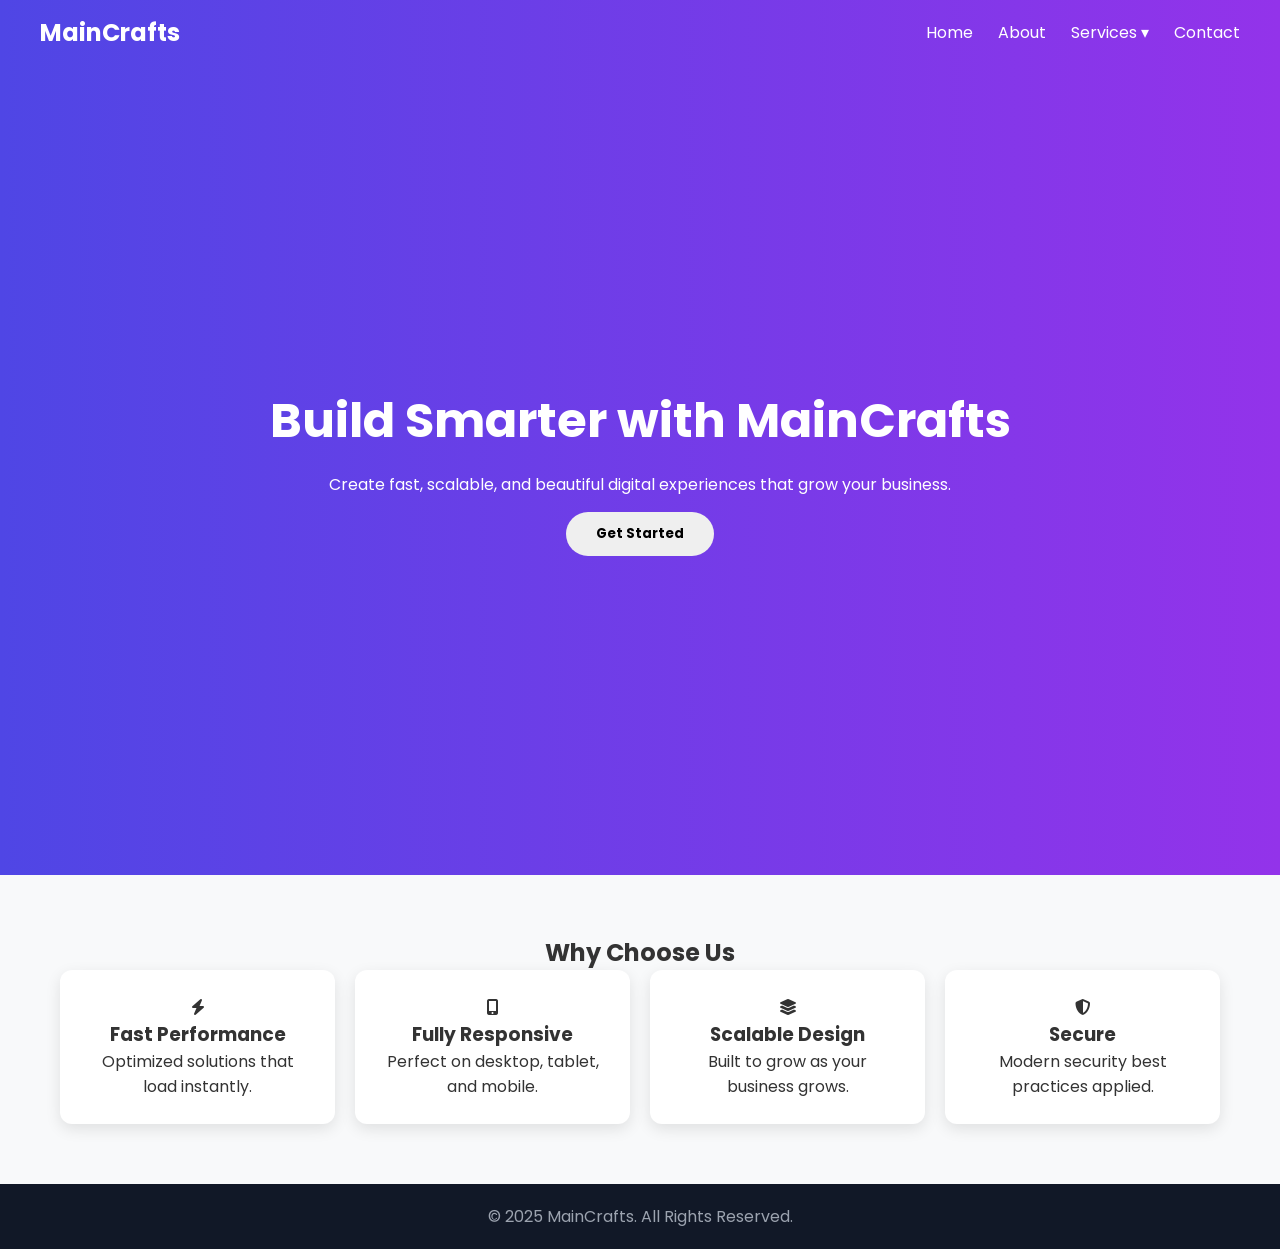
<file: Task-02/index.html>
<!DOCTYPE html>
<html lang="en">
<head>
<meta charset="UTF-8" />
<meta name="viewport" content="width=device-width, initial-scale=1.0" />
<title>MainCrafts | Home</title>

<link href="https://fonts.googleapis.com/css2?family=Poppins:wght@300;400;600;700&display=swap" rel="stylesheet">

<link rel="stylesheet" href="https://cdnjs.cloudflare.com/ajax/libs/font-awesome/6.5.0/css/all.min.css">

<link rel="stylesheet" href="Landing_page.css">
<link rel="stylesheet" href="home.css">

</head>

<body>

<header>
<div class="logo">MainCrafts</div>

<nav>
<ul>
<li><a href="index.html">Home</a></li>
<li><a href="about.html">About</a></li>

<li>
<a href="#">Services ▾</a>
<div class="dropdown">
<a href="#">Web Development</a>
<a href="#">UI/UX Design</a>
<a href="#">Consulting</a>
</div>
</li>

<li><a href="contact.html">Contact</a></li>
</ul>
</nav>
</header>

<section class="hero">
<div>
<h1>Build Smarter with MainCrafts</h1>
<p>Create fast, scalable, and beautiful digital experiences that grow your business.</p>
<button>Get Started</button>
</div>
</section>

<section class="features">
<h2>Why Choose Us</h2>

<div class="feature-grid">

<div class="card">
<i class="fas fa-bolt"></i>
<h3>Fast Performance</h3>
<p>Optimized solutions that load instantly.</p>
</div>

<div class="card">
<i class="fas fa-mobile-alt"></i>
<h3>Fully Responsive</h3>
<p>Perfect on desktop, tablet, and mobile.</p>
</div>

<div class="card">
<i class="fas fa-layer-group"></i>
<h3>Scalable Design</h3>
<p>Built to grow as your business grows.</p>
</div>

<div class="card">
<i class="fas fa-shield-alt"></i>
<h3>Secure</h3>
<p>Modern security best practices applied.</p>
</div>

</div>
</section>

<footer>
<p>© 2025 MainCrafts. All Rights Reserved.</p>
</footer>

</body>
</html>
</file>
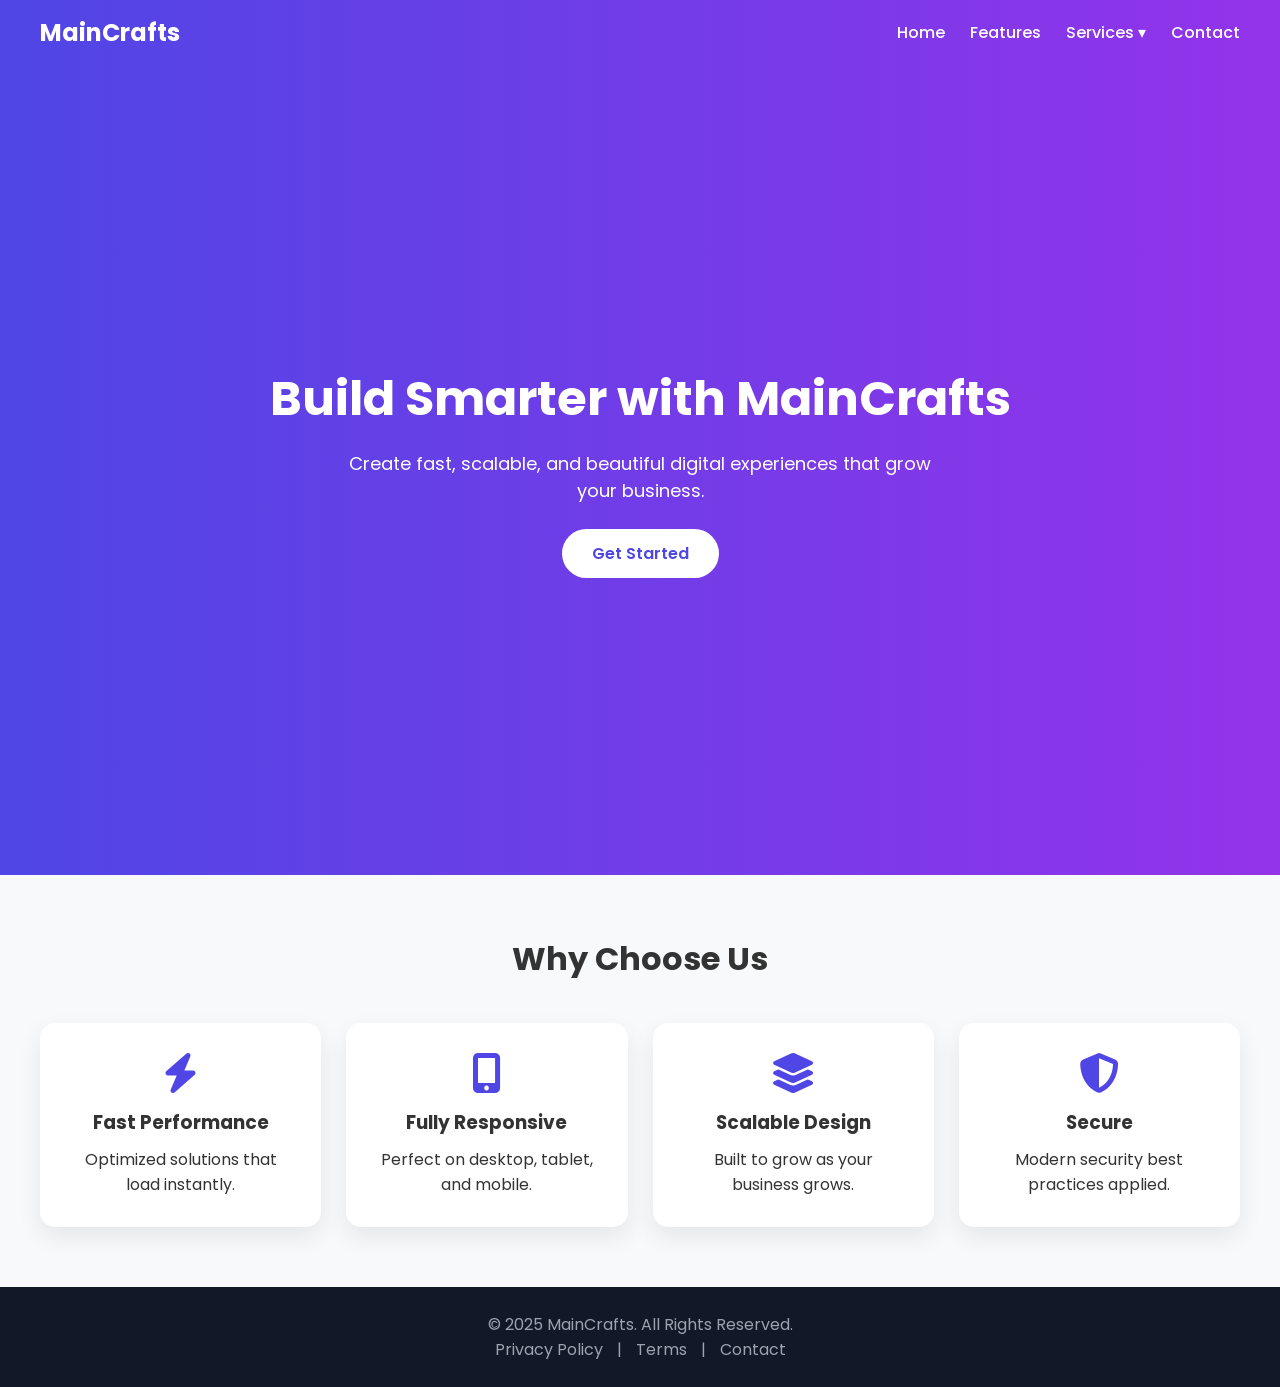
<file: Task-01/Responsive_Landing_page.html>
<!DOCTYPE html>
<html lang="en">
<head>
  <meta charset="UTF-8" />
  <meta name="viewport" content="width=device-width, initial-scale=1.0" />
  <title>MainCrafts | Landing Page</title>

  <!-- Google Font -->
  <link href="https://fonts.googleapis.com/css2?family=Poppins:wght@300;400;600;700&display=swap" rel="stylesheet">

  <!-- Font Awesome -->
  <link rel="stylesheet" href="https://cdnjs.cloudflare.com/ajax/libs/font-awesome/6.5.0/css/all.min.css">
  <!--Link Css File-->
  <link rel="stylesheet" href="Landing_page.css">
  
</head>
<body>

  <!-- HEADER -->
  <header>
    <div class="logo">MainCrafts</div>
    <nav>
      <ul>
        <li><a href="#">Home</a></li>
        <li><a href="#">Features</a></li>
        <li>
          <a href="#">Services ▾</a>
          <div class="dropdown">
            <a href="#">Web Development</a>
            <a href="#">UI/UX Design</a>
            <a href="#">Consulting</a>
          </div>
        </li>
        <li><a href="#">Contact</a></li>
      </ul>
    </nav>
  </header>

  <!-- HERO -->
  <section class="hero">
    <div>
      <h1>Build Smarter with MainCrafts</h1>
      <p>Create fast, scalable, and beautiful digital experiences that grow your business.</p>
      <button>Get Started</button>
    </div>
  </section>

  <!-- FEATURES -->
  <section class="features">
    <h2>Why Choose Us</h2>
    <div class="feature-grid">
      <div class="card">
        <i class="fas fa-bolt"></i>
        <h3>Fast Performance</h3>
        <p>Optimized solutions that load instantly.</p>
      </div>
      <div class="card">
        <i class="fas fa-mobile-alt"></i>
        <h3>Fully Responsive</h3>
        <p>Perfect on desktop, tablet, and mobile.</p>
      </div>
      <div class="card">
        <i class="fas fa-layer-group"></i>
        <h3>Scalable Design</h3>
        <p>Built to grow as your business grows.</p>
      </div>
      <div class="card">
        <i class="fas fa-shield-alt"></i>
        <h3>Secure</h3>
        <p>Modern security best practices applied.</p>
      </div>
    </div>
  </section>

  <!-- FOOTER -->
  <footer>
    <p>© 2025 MainCrafts. All Rights Reserved.</p>
    <p>
      <a href="#">Privacy Policy</a> |
      <a href="#">Terms</a> |
      <a href="#">Contact</a>
    </p>
  </footer>

</body>
</html>
</file>
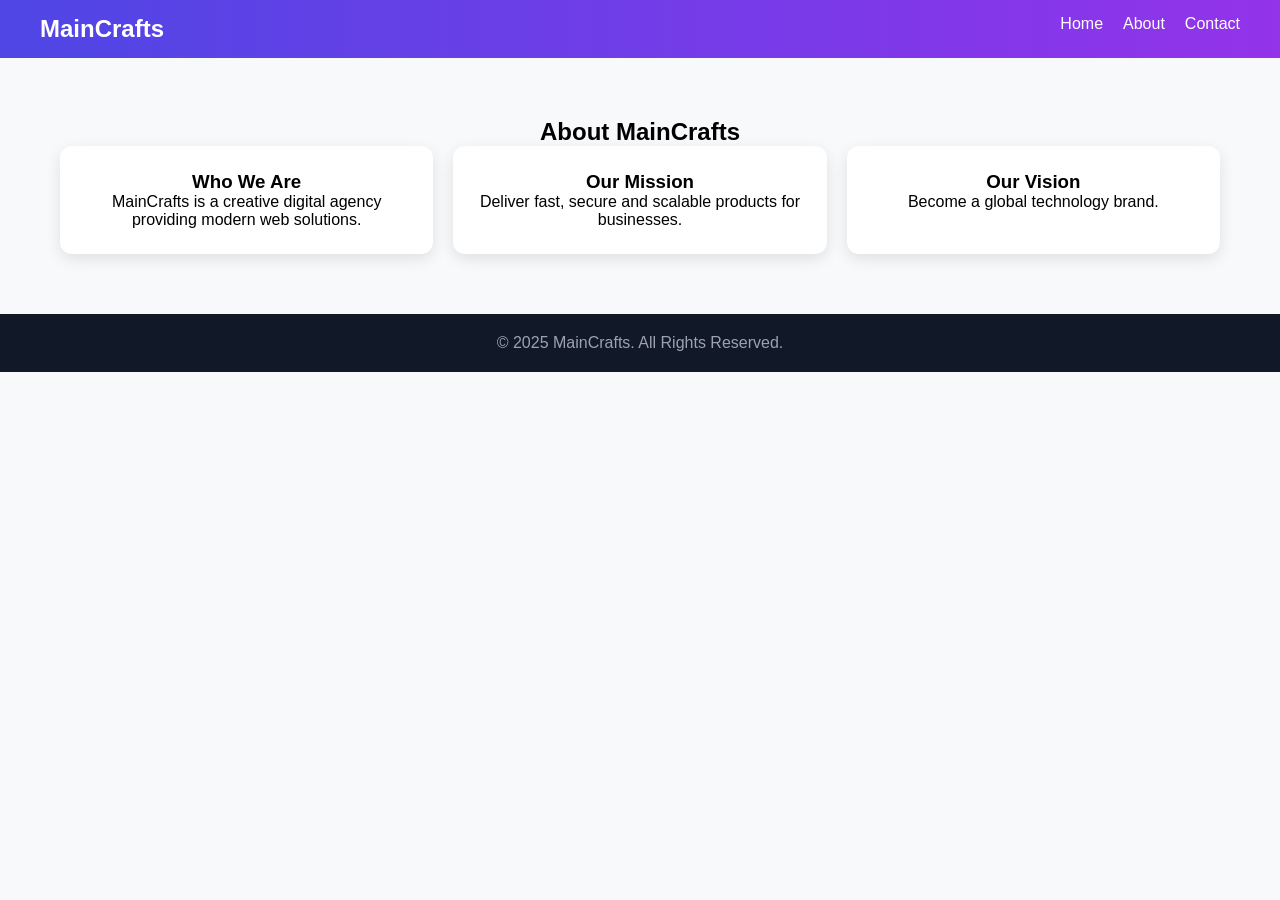
<file: Task-02/about.html>
<!DOCTYPE html>
<html lang="en">
<head>
<meta charset="UTF-8">
<title>MainCrafts | About</title>

<link rel="stylesheet" href="Landing_page.css">
<link rel="stylesheet" href="about.css">

</head>

<body>

<header>
<div class="logo">MainCrafts</div>

<nav>
<ul>
<li><a href="index.html">Home</a></li>
<li><a href="about.html">About</a></li>
<li><a href="contact.html">Contact</a></li>
</ul>
</nav>
</header>

<section class="features">

<h2>About MainCrafts</h2>

<div class="feature-grid">

<div class="card">
<h3>Who We Are</h3>
<p>MainCrafts is a creative digital agency providing modern web solutions.</p>
</div>

<div class="card">
<h3>Our Mission</h3>
<p>Deliver fast, secure and scalable products for businesses.</p>
</div>

<div class="card">
<h3>Our Vision</h3>
<p>Become a global technology brand.</p>
</div>

</div>

</section>

<footer>
<p>© 2025 MainCrafts. All Rights Reserved.</p>
</footer>

</body>
</html>
</file>
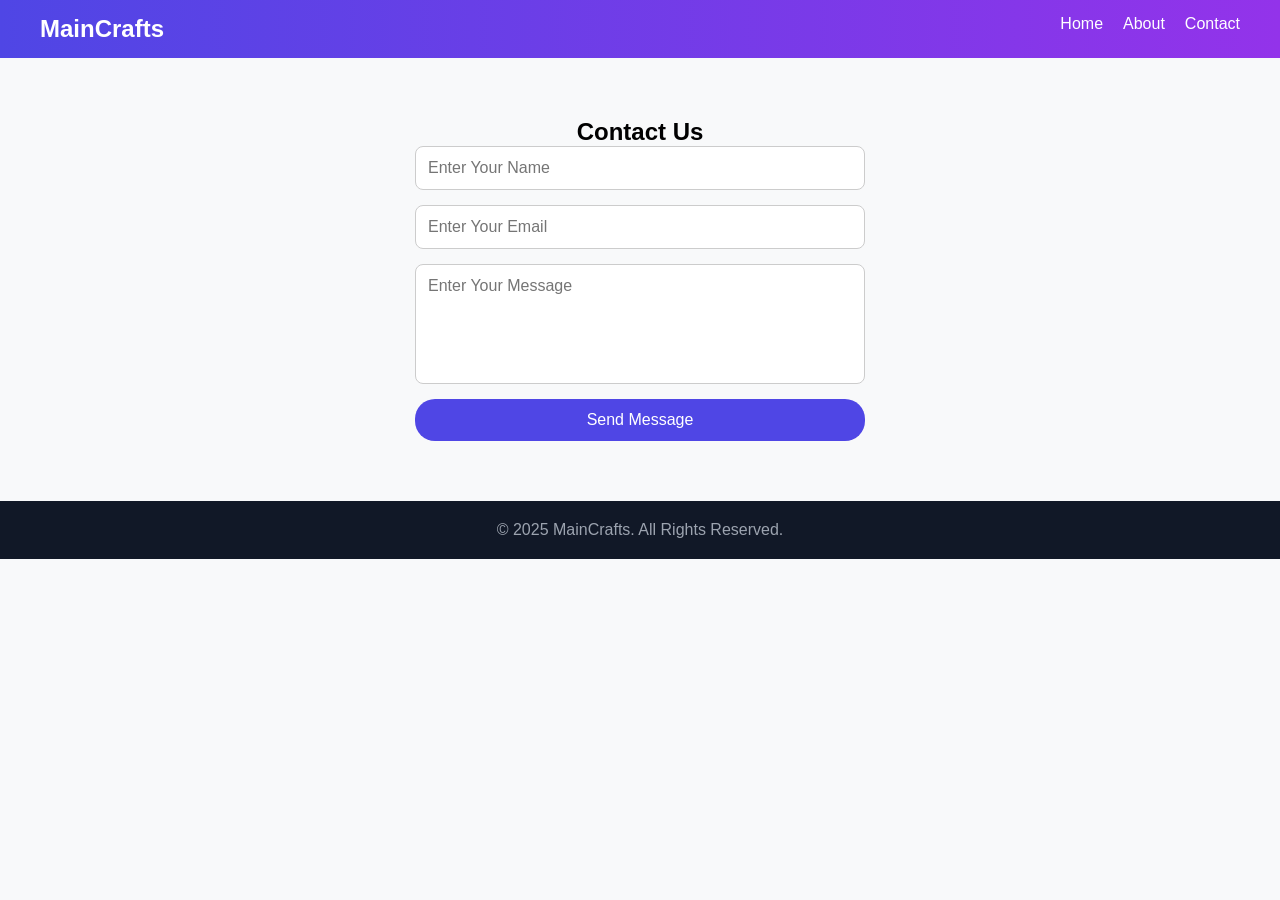
<file: Task-02/contact.html>
<!DOCTYPE html>
<html lang="en">
<head>
<meta charset="UTF-8">
<title>MainCrafts | Contact</title>

<link rel="stylesheet" href="Landing_page.css">
<link rel="stylesheet" href="contact.css">

</head>

<body>

<header>
<div class="logo">MainCrafts</div>

<nav>
<ul>
<li><a href="index.html">Home</a></li>
<li><a href="about.html">About</a></li>
<li><a href="contact.html">Contact</a></li>
</ul>
</nav>
</header>

<section class="features">

<h2>Contact Us</h2>

<form class="contact-form" onsubmit="return validateForm()">

<input type="text" id="name" placeholder="Enter Your Name">

<input type="email" id="email" placeholder="Enter Your Email">

<textarea id="message" placeholder="Enter Your Message"></textarea>

<button type="submit">Send Message</button>

</form>

</section>

<footer>
<p>© 2025 MainCrafts. All Rights Reserved.</p>
</footer>

<script src="script.js"></script>

</body>
</html>
</file>
<file: Task-02/Landing_page.css>
.contact-form {
max-width: 500px;
margin: auto;
display: flex;
flex-direction: column;
gap: 15px;
}

.contact-form input,
.contact-form textarea {
padding: 12px;
border-radius: 8px;
border: 1px solid #ccc;
font-size: 16px;
}

.contact-form textarea {
height: 120px;
resize: none;
}

.contact-form button {
padding: 12px;
background: #4f46e5;
color: white;
border: none;
border-radius: 20px;
font-size: 16px;
cursor: pointer;
}

.contact-form button:hover {
background: #4338ca;
}
</file>
<file: Task-02/home.css>
* {
margin: 0;
padding: 0;
box-sizing: border-box;
font-family: 'Poppins', sans-serif;
}

body {
background: #f8f9fa;
color: #333;
}

/* HEADER */

header {
background: linear-gradient(90deg, #4f46e5, #9333ea);
padding: 15px 40px;
display: flex;
justify-content: space-between;
align-items: center;
color: #fff;
}

.logo {
font-size: 24px;
font-weight: 700;
}

nav ul {
list-style: none;
display: flex;
gap: 25px;
}

nav ul li {
position: relative;
}

nav ul li a {
color: #fff;
text-decoration: none;
}

/* DROPDOWN */

.dropdown {
display: none;
position: absolute;
background: #fff;
top: 35px;
min-width: 150px;
border-radius: 6px;
box-shadow: 0 8px 16px rgba(0,0,0,0.15);
}

.dropdown a {
color: #333;
padding: 10px;
display: block;
}

nav ul li:hover .dropdown {
display: block;
}

/* HERO */

.hero {
height: 90vh;
background: linear-gradient(to right, #4f46e5, #9333ea);
display: flex;
justify-content: center;
align-items: center;
text-align: center;
color: #fff;
}

.hero h1 {
font-size: 48px;
}

.hero p {
margin: 15px 0;
}

.hero button {
padding: 12px 30px;
border-radius: 30px;
border: none;
font-weight: bold;
cursor: pointer;
}

/* FEATURES */

.features {
padding: 60px;
text-align: center;
}

.feature-grid {
display: grid;
grid-template-columns: repeat(auto-fit, minmax(250px, 1fr));
gap: 20px;
}

.card {
background: #fff;
padding: 25px;
border-radius: 12px;
box-shadow: 0 5px 15px rgba(0,0,0,0.1);
}

/* FOOTER */

footer {
background: #111827;
color: #9ca3af;
padding: 20px;
text-align: center;
}

/* RESPONSIVE */

@media(max-width:600px) {

header {
flex-direction: column;
}

nav ul {
flex-direction: column;
}

.hero h1 {
font-size: 32px;
}

}
</file>
<file: Task-01/Landing_page.css>
* {
      margin: 0;
      padding: 0;
      box-sizing: border-box;
      font-family: 'Poppins', sans-serif;
    }

    body {
      background: #f8f9fa;
      color: #333;
    }

    /* HEADER */
    header {
      background: linear-gradient(90deg, #4f46e5, #9333ea);
      padding: 15px 40px;
      display: flex;
      justify-content: space-between;
      align-items: center;
      color: #fff;
    }

    .logo {
      font-size: 24px;
      font-weight: 700;
    }

    nav ul {
      list-style: none;
      display: flex;
      gap: 25px;
    }

    nav ul li {
      position: relative;
    }

    nav ul li a {
      color: #fff;
      text-decoration: none;
      font-weight: 500;
      transition: color 0.3s;
    }

    nav ul li a:hover {
      color: #e0e7ff;
    }

    /* Dropdown */
    .dropdown {
      display: none;
      position: absolute;
      background: #fff;
      top: 35px;
      left: 0;
      min-width: 150px;
      border-radius: 6px;
      box-shadow: 0 8px 16px rgba(0,0,0,0.15);
    }

    .dropdown a {
      color: #333;
      padding: 10px 15px;
      display: block;
    }

    .dropdown a:hover {
      background: #f1f5f9;
    }

    nav ul li:hover .dropdown {
      display: block;
    }

    /* HERO SECTION */
    .hero {
      height: 90vh;
      background: linear-gradient(to right, #4f46e5, #9333ea);
      display: flex;
      justify-content: center;
      align-items: center;
      text-align: center;
      color: #fff;
      padding: 20px;
    }

    .hero h1 {
      font-size: 48px;
      margin-bottom: 15px;
    }

    .hero p {
      font-size: 18px;
      margin-bottom: 25px;
      max-width: 600px;
      margin-inline: auto;
    }

    .hero button {
      padding: 12px 30px;
      font-size: 16px;
      background: #fff;
      color: #4f46e5;
      border: none;
      border-radius: 30px;
      cursor: pointer;
      font-weight: 600;
      transition: transform 0.3s, box-shadow 0.3s;
    }

    .hero button:hover {
      transform: translateY(-3px);
      box-shadow: 0 10px 20px rgba(0,0,0,0.2);
    }

    /* FEATURES */
    .features {
      padding: 60px 40px;
      text-align: center;
    }

    .features h2 {
      font-size: 32px;
      margin-bottom: 40px;
    }

    .feature-grid {
      display: grid;
      grid-template-columns: repeat(auto-fit, minmax(250px, 1fr));
      gap: 25px;
    }

    .card {
      background: #fff;
      padding: 30px;
      border-radius: 15px;
      box-shadow: 0 10px 25px rgba(0,0,0,0.08);
      transition: transform 0.3s;
    }

    .card:hover {
      transform: translateY(-8px);
    }

    .card i {
      font-size: 40px;
      color: #4f46e5;
      margin-bottom: 15px;
    }

    .card h3 {
      margin-bottom: 10px;
    }

    /* FOOTER  */
    footer {
      background: #111827;
      color: #9ca3af;
      padding: 25px;
      text-align: center;
    }

    footer a {
      color: #9ca3af;
      text-decoration: none;
      margin: 0 10px;
    }

    footer a:hover {
      color: #fff;
    }

    /* RESPONSIVE  */
    @media (max-width: 768px) {
      nav ul {
        gap: 15px;
      }

      .hero h1 {
        font-size: 36px;
      }
    }

    @media (max-width: 500px) {
      header {
        flex-direction: column;
        gap: 10px;
      }

      nav ul {
        flex-direction: column;
        align-items: center;
      }
    }
</file>
<file: Task-02/about.css>
* {
margin: 0;
padding: 0;
box-sizing: border-box;
font-family: 'Poppins', sans-serif;
}

body {
background: #f8f9fa;
}

/* HEADER */

header {
background: linear-gradient(90deg, #4f46e5, #9333ea);
padding: 15px 40px;
display: flex;
justify-content: space-between;
color: white;
}

.logo {
font-size: 24px;
font-weight: bold;
}

nav ul {
list-style: none;
display: flex;
gap: 20px;
}

nav ul li a {
color: white;
text-decoration: none;
}

/* ABOUT SECTION */

.features {
padding: 60px;
text-align: center;
}

.feature-grid {
display: grid;
grid-template-columns: repeat(auto-fit,minmax(250px,1fr));
gap: 20px;
}

.card {
background: white;
padding: 25px;
border-radius: 12px;
box-shadow: 0 5px 15px rgba(0,0,0,0.1);
}

/* FOOTER */

footer {
background: #111827;
color: #9ca3af;
padding: 20px;
text-align: center;
}
</file>
<file: Task-02/contact.css>
* {
margin: 0;
padding: 0;
box-sizing: border-box;
font-family: 'Poppins', sans-serif;
}

body {
background: #f8f9fa;
}

/* HEADER */

header {
background: linear-gradient(90deg, #4f46e5, #9333ea);
padding: 15px 40px;
display: flex;
justify-content: space-between;
color: white;
}

.logo {
font-size: 24px;
font-weight: bold;
}

nav ul {
list-style: none;
display: flex;
gap: 20px;
}

nav ul li a {
color: white;
text-decoration: none;
}

/* CONTACT FORM */

.features {
padding: 60px;
text-align: center;
}

.contact-form {
max-width: 450px;
margin: auto;
display: flex;
flex-direction: column;
gap: 15px;
}

.contact-form input,
.contact-form textarea {
padding: 12px;
border-radius: 8px;
border: 1px solid #ccc;
}

.contact-form button {
background: #4f46e5;
color: white;
border: none;
padding: 12px;
border-radius: 20px;
cursor: pointer;
}

/* FOOTER */

footer {
background: #111827;
color: #9ca3af;
padding: 20px;
text-align: center;
}
</file>
